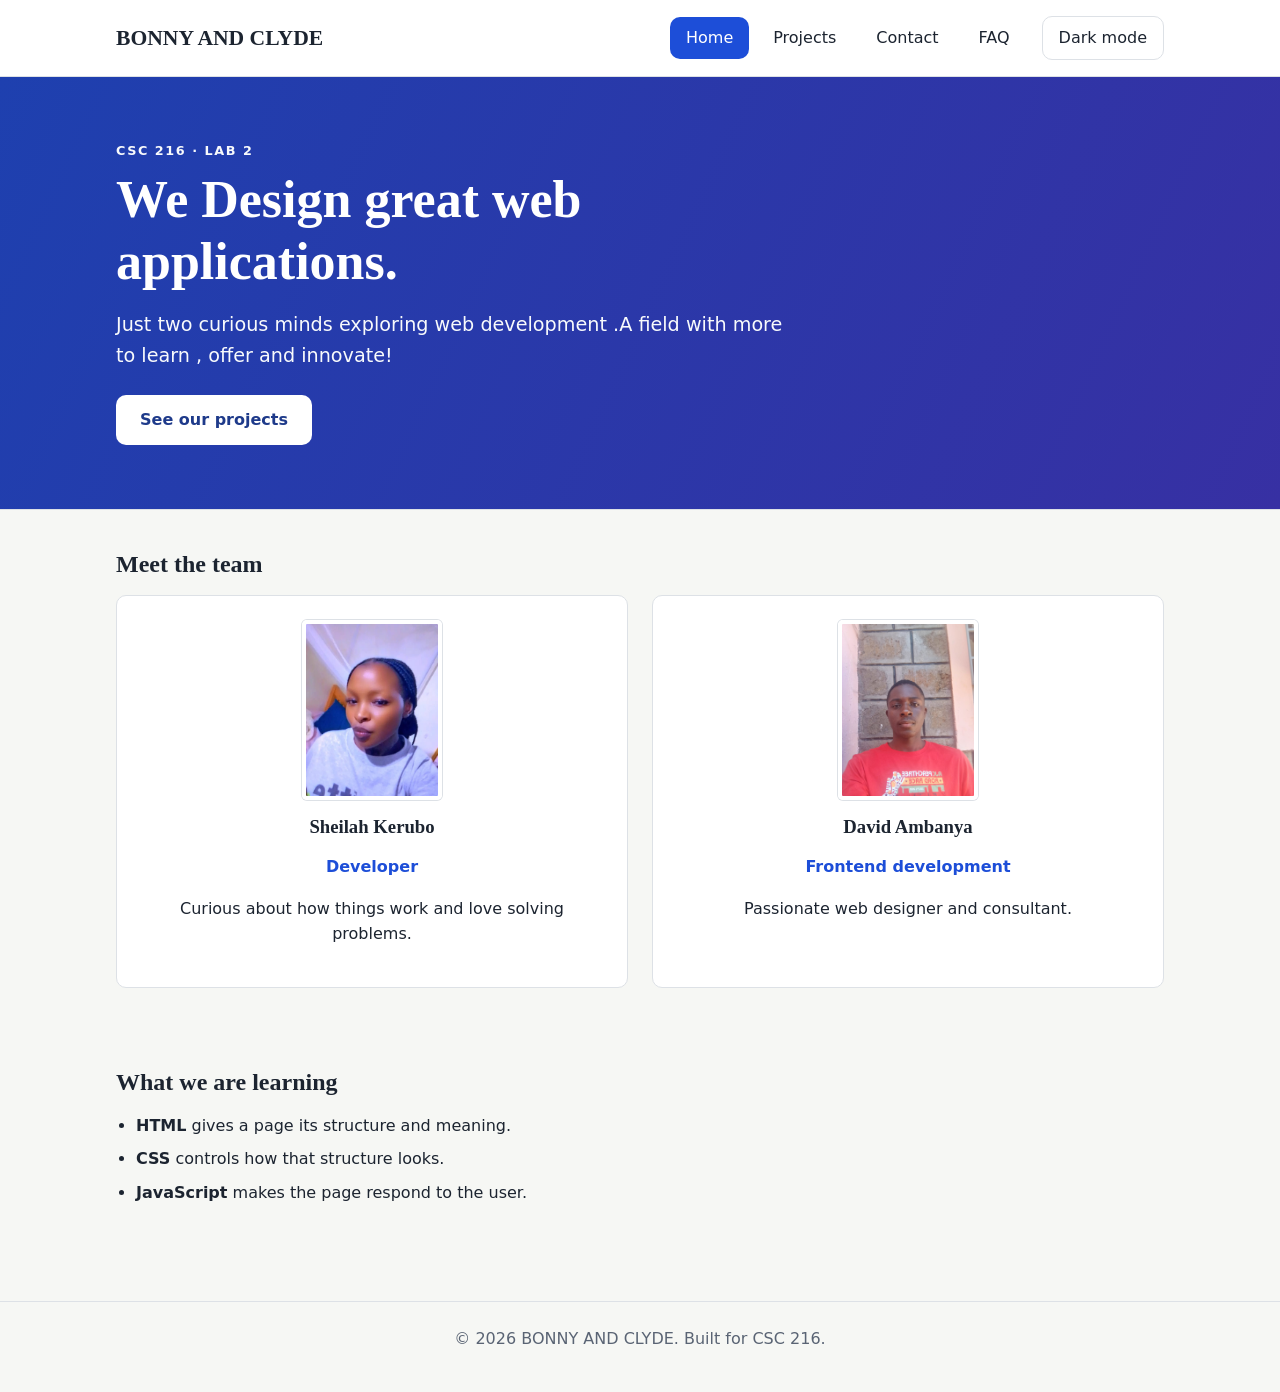
<file: index.html>
<!doctype html>
<html lang="en">
  <head>
    <meta charset="UTF-8" />
    <meta name="viewport" content="width=device-width, initial-scale=1.0" />
    <meta
      name="description"
      content="BONNY AND CLYDE: a CSC 216 web development pair."
    />
    <title>Home | BONNY AND CLYDE</title>
    <link rel="stylesheet" href="css/styles.css" />
      <style>
      .hero {
        background: linear-gradient(115deg, #1e40af 0%, #3730a3 100%);
        color: #fff;
      }

      .hero .eyebrow,
      .hero .lead {
        color: #f8fafc;
      }

      .hero .button {
        background: #fff;
        color: #1e3a8a;
      }
    </style>
    <script src="js/script.js" defer></script>
  </head>
  <body>
    <a class="skip-link" href="#main">Skip to main content</a>

    <header class="site-header">
      <div class="container header-inner">
        <a class="logo" href="index.html">BONNY AND CLYDE</a>
        <button
          class="nav-toggle"
          type="button"
          aria-expanded="false"
          aria-controls="site-nav"
        >
          Menu
        </button>
        <nav id="site-nav" class="site-nav" aria-label="Main">
          <ul>
            <li><a href="index.html" aria-current="page">Home</a></li>
            <li><a href="projects.html">Projects</a></li>
            <li><a href="contact.html">Contact</a></li>
            <li><a href="faq.html">FAQ</a></li>
          </ul>
        </nav>
        <button class="theme-toggle" type="button" aria-pressed="false">
          Dark mode
        </button>
      </div>
    </header>

    <main id="main">
      <section class="hero">
        <div class="container">
          <p class="eyebrow">CSC 216 · Lab 2</p>
          <h1>We Design great web applications.</h1>
          <p class="lead">
            Just two curious minds exploring web development .A field with more
            to learn , offer and innovate!
          </p>
          <a class="button" href="projects.html">See our projects</a>
        </div>
      </section>

      <section class="container section" aria-labelledby="team-heading">
        <h2 id="team-heading">Meet the team</h2>
        <div class="team-grid">
          <article class="card team-card">
            <img
              class="passport-photo"
              src="the1001.jpg"
              alt="Passport-size portrait of Sheilah Kerubo"
            />
            <h3>Sheilah Kerubo</h3>
            <p class="role">Developer</p>
            <p>Curious about how things work and love solving problems.</p>
          </article>
          <article class="card team-card">
            <img
              class="passport-photo"
              src="the100.jpg"
              alt="Passport-size portrait of David Ambanya"
            />
            <h3>David Ambanya</h3>
            <p class="role">Frontend development</p>
            <p>Passionate web designer and consultant.</p>
          </article>
        </div>
      </section>

      <section class="container section" aria-labelledby="learning-heading">
        <h2 id="learning-heading">What we are learning</h2>
        <ul class="skill-list">
          <li><strong>HTML</strong> gives a page its structure and meaning.</li>
          <li><strong>CSS</strong> controls how that structure looks.</li>
          <li>
            <strong>JavaScript</strong> makes the page respond to the user.
          </li>
        </ul>
      </section>
    </main>

    <footer class="site-footer">
      <div class="container">
        <p>© <span id="year">2026</span> BONNY AND CLYDE. Built for CSC 216.</p>
      </div>
    </footer>
  </body>
</html>
</file>
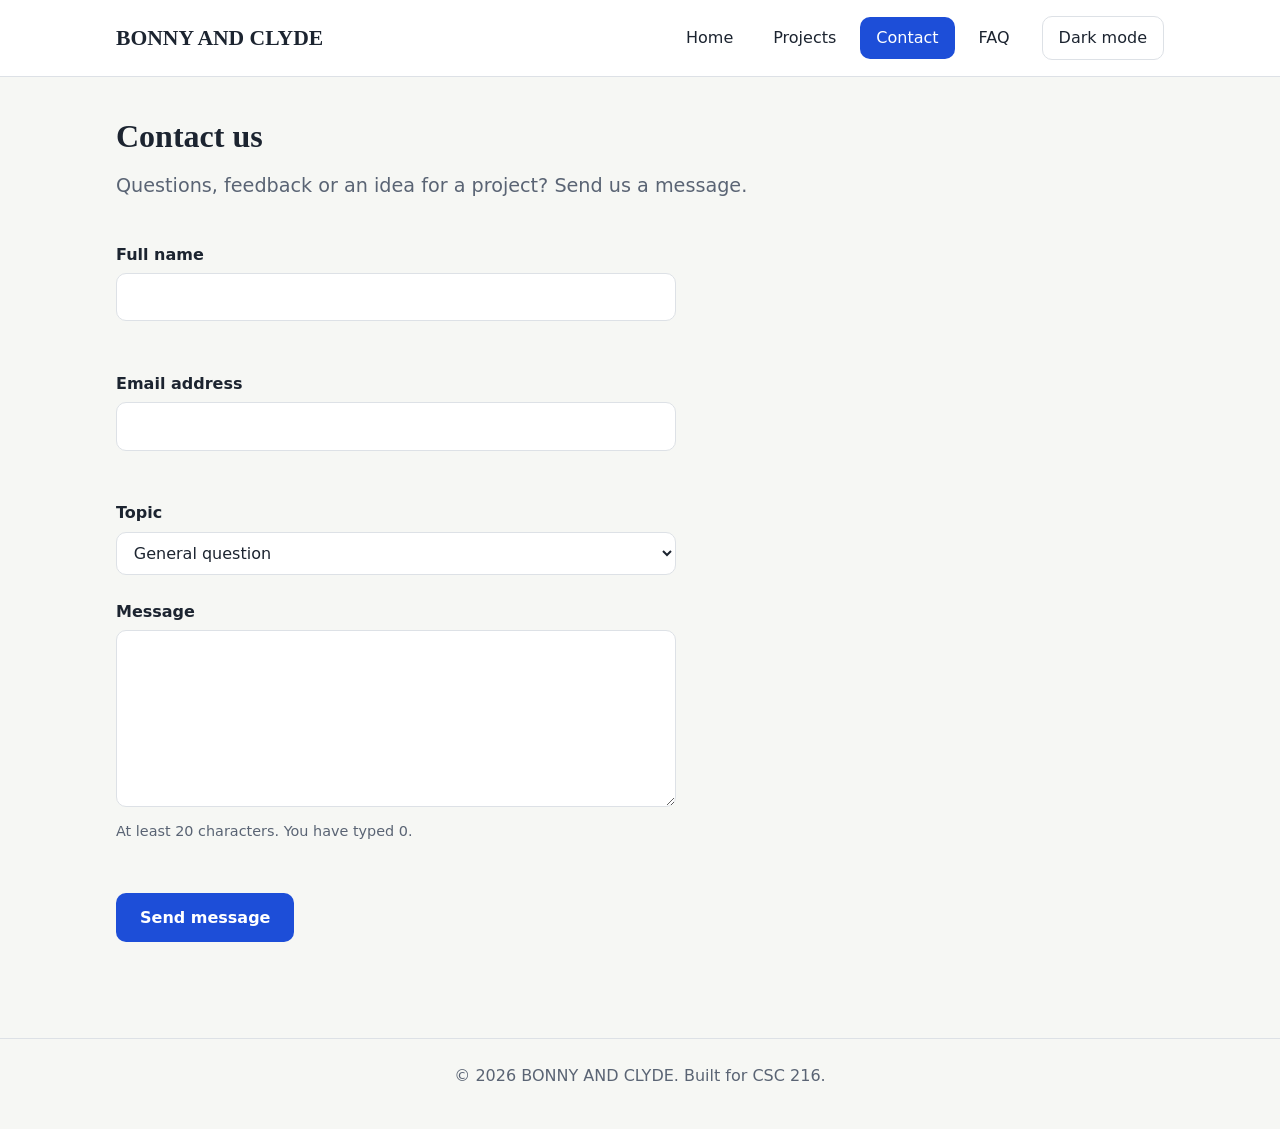
<file: contact.html>
<!doctype html>
<html lang="en">
  <head>
    <meta charset="UTF-8" />
    <meta name="viewport" content="width=device-width, initial-scale=1.0" />
    <meta name="description" content="Send a message to BONNY AND CLYDE." />
    <title>Contact | BONNY AND CLYDE</title>
    <link rel="stylesheet" href="css/styles.css" />
    <script src="js/script.js" defer></script>
  </head>
  <body>
    <a class="skip-link" href="#main">Skip to main content</a>

    <header class="site-header">
      <div class="container header-inner">
        <a class="logo" href="index.html">BONNY AND CLYDE</a>
        <button
          class="nav-toggle"
          type="button"
          aria-expanded="false"
          aria-controls="site-nav"
        >
          Menu
        </button>
        <nav id="site-nav" class="site-nav" aria-label="Main">
          <ul>
            <li><a href="index.html">Home</a></li>
            <li><a href="projects.html">Projects</a></li>
            <li><a href="contact.html" aria-current="page">Contact</a></li>
            <li><a href="faq.html">FAQ</a></li>
          </ul>
        </nav>
        <button class="theme-toggle" type="button" aria-pressed="false">
          Dark mode
        </button>
      </div>
    </header>

    <main id="main" class="container">
      <header class="page-header">
        <h1>Contact us</h1>
        <p class="lead">
          Questions, feedback or an idea for a project? Send us a message.
        </p>
      </header>

      <form id="contact-form" class="contact-form" novalidate>
        <div class="field">
          <label for="name">Full name</label>
          <input
            type="text"
            id="name"
            name="name"
            autocomplete="name"
            required
            aria-describedby="name-error"
          />
          <p class="error" id="name-error"></p>
        </div>

        <div class="field">
          <label for="email">Email address</label>
          <input
            type="email"
            id="email"
            name="email"
            autocomplete="email"
            required
            aria-describedby="email-error"
          />
          <p class="error" id="email-error"></p>
        </div>

        <div class="field">
          <label for="topic">Topic</label>
          <select id="topic" name="topic">
            <option value="general">General question</option>
            <option value="collaboration">Collaboration</option>
            <option value="feedback">Feedback on our site</option>
          </select>
        </div>

        <div class="field">
          <label for="message">Message</label>
          <textarea
            id="message"
            name="message"
            rows="6"
            required
            minlength="20"
            aria-describedby="message-hint message-error"
          ></textarea>
          <p class="hint" id="message-hint">
            At least 20 characters. You have typed
            <span id="char-count">0</span>.
          </p>
          <p class="error" id="message-error"></p>
        </div>

        <button class="button" type="submit">Send message</button>
        <p id="form-status" class="form-status" role="status"></p>
      </form>
    </main>

    <footer class="site-footer">
      <div class="container">
        <p>© <span id="year">2026</span> BONNY AND CLYDE. Built for CSC 216.</p>
      </div>
    </footer>
  </body>
</html>
</file>
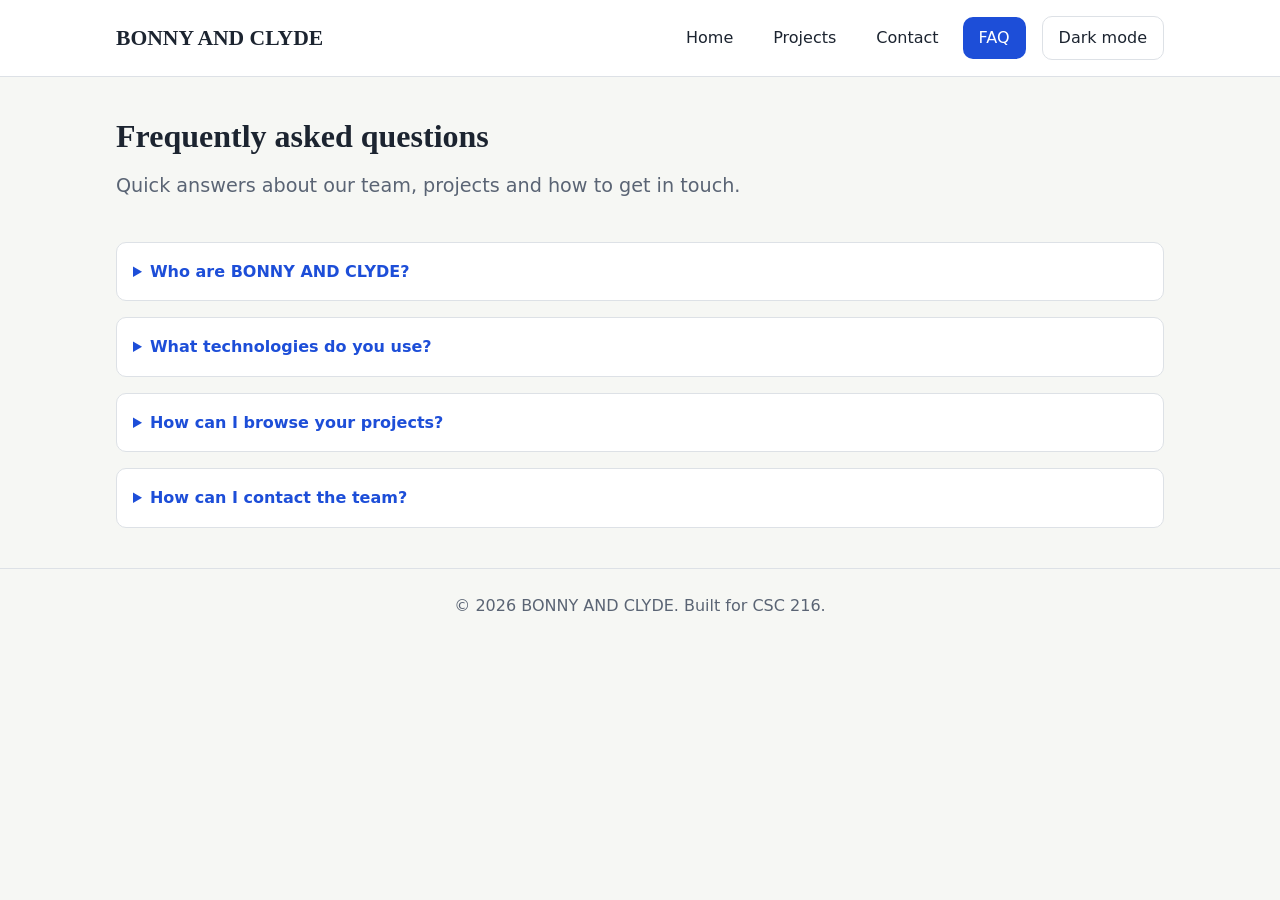
<file: faq.html>
<!doctype html>
<html lang="en">
  <head>
    <meta charset="UTF-8" />
    <meta name="viewport" content="width=device-width, initial-scale=1.0" />
    <meta
      name="description"
      content="Frequently asked questions about BONNY AND CLYDE."
    />
    <title>FAQ | BONNY AND CLYDE</title>
    <link rel="stylesheet" href="css/styles.css" />
    <script src="js/script.js" defer></script>
  </head>
  <body>
    <a class="skip-link" href="#main">Skip to main content</a>

    <header class="site-header">
      <div class="container header-inner">
        <a class="logo" href="index.html">BONNY AND CLYDE</a>
        <button
          class="nav-toggle"
          type="button"
          aria-expanded="false"
          aria-controls="site-nav"
        >
          Menu
        </button>
        <nav id="site-nav" class="site-nav" aria-label="Main">
          <ul>
            <li><a href="index.html">Home</a></li>
            <li><a href="projects.html">Projects</a></li>
            <li><a href="contact.html">Contact</a></li>
            <li><a href="faq.html" aria-current="page">FAQ</a></li>
          </ul>
        </nav>
        <button class="theme-toggle" type="button" aria-pressed="false">
          Dark mode
        </button>
      </div>
    </header>

    <main id="main" class="container">
      <header class="page-header">
        <h1>Frequently asked questions</h1>
        <p class="lead">
          Quick answers about our team, projects and how to get in touch.
        </p>
      </header>

      <section class="faq-list" aria-label="Frequently asked questions">
        <details>
          <summary>Who are BONNY AND CLYDE?</summary>
          <p>
            We are a pair of Computer Science students learning and building
            small projects for the web.
          </p>
        </details>
        <details>
          <summary>What technologies do you use?</summary>
          <p>
            Our work uses HTML for page structure, CSS for presentation and
            JavaScript for interactive features.
          </p>
        </details>
        <details>
          <summary>How can I browse your projects?</summary>
          <p>
            Visit the Projects page and use its buttons to filter projects by
            HTML, CSS, JavaScript or Git.
          </p>
        </details>
        <details>
          <summary>How can I contact the team?</summary>
          <p>
            Use the Contact page to write us a message. The message needs at
            least 20 characters before the form accepts it.
          </p>
        </details>
      </section>
    </main>

    <footer class="site-footer">
      <div class="container">
        <p>© <span id="year">2026</span> BONNY AND CLYDE. Built for CSC 216.</p>
      </div>
    </footer>
  </body>
</html>
</file>
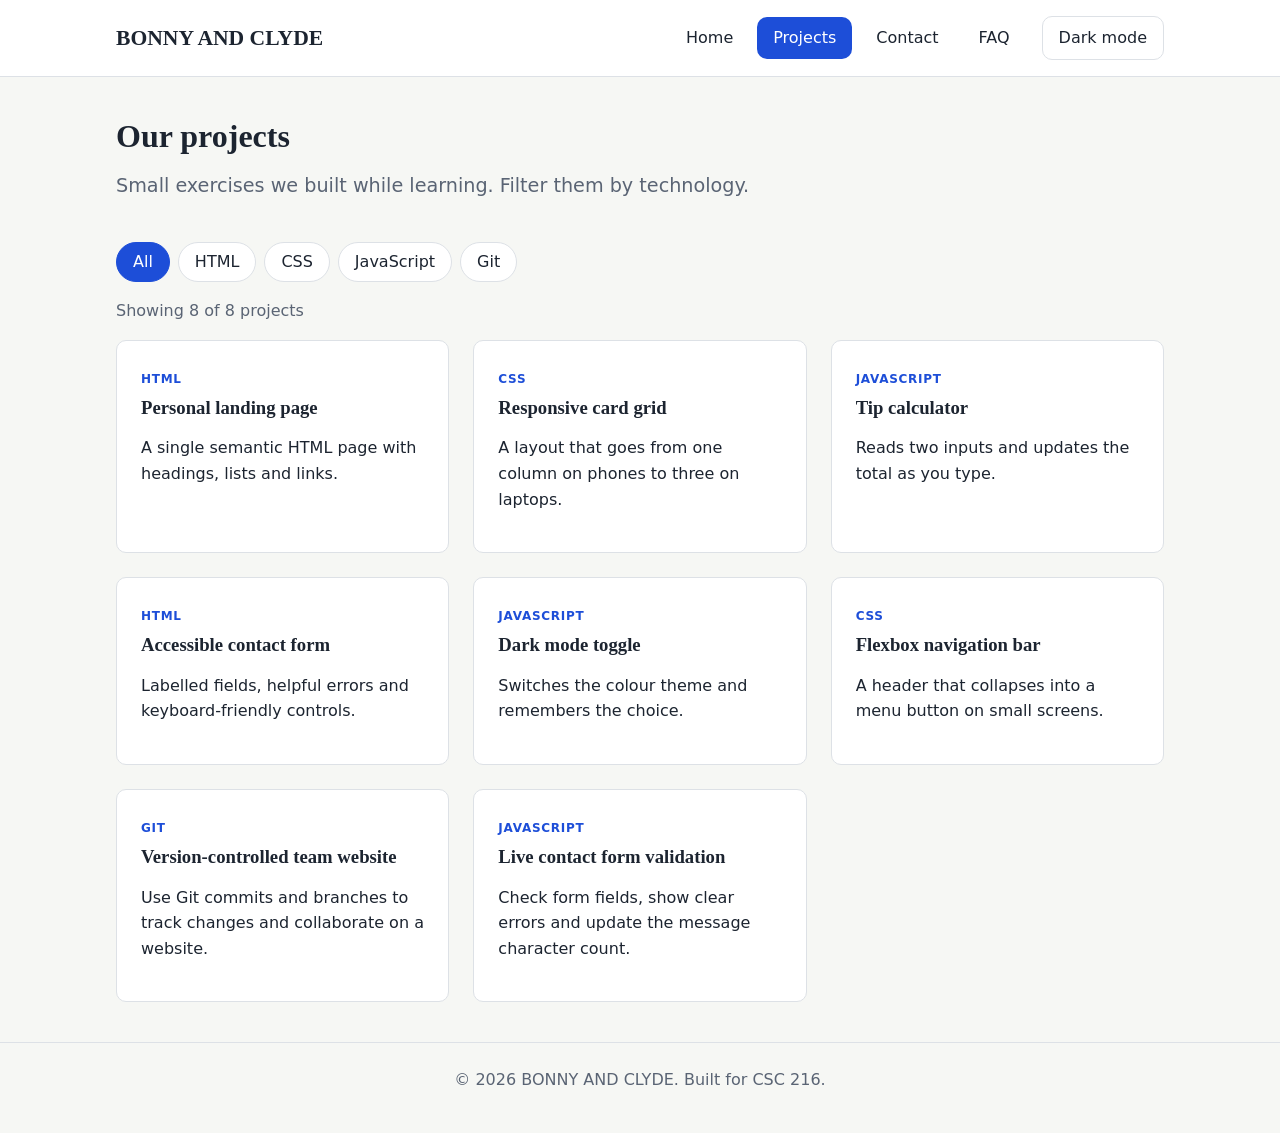
<file: projects.html>
<!doctype html>
<html lang="en">
  <head>
    <meta charset="UTF-8" />
    <meta name="viewport" content="width=device-width, initial-scale=1.0" />
    <meta
      name="description"
      content="Projects built by BONNY AND CLYDE while learning web development."
    />
    <title>Projects | BONNY AND CLYDE</title>
    <link rel="stylesheet" href="css/styles.css" />
    <script src="js/script.js" defer></script>
  </head>
  <body>
    <a class="skip-link" href="#main">Skip to main content</a>

    <header class="site-header">
      <div class="container header-inner">
        <a class="logo" href="index.html">BONNY AND CLYDE</a>
        <button
          class="nav-toggle"
          type="button"
          aria-expanded="false"
          aria-controls="site-nav"
        >
          Menu
        </button>
        <nav id="site-nav" class="site-nav" aria-label="Main">
          <ul>
            <li><a href="index.html">Home</a></li>
            <li><a href="projects.html" aria-current="page">Projects</a></li>
            <li><a href="contact.html">Contact</a></li>
            <li><a href="faq.html">FAQ</a></li>
          </ul>
        </nav>
        <button class="theme-toggle" type="button" aria-pressed="false">
          Dark mode
        </button>
      </div>
    </header>

    <main id="main" class="container">
      <header class="page-header">
        <h1>Our projects</h1>
        <p class="lead">
          Small exercises we built while learning. Filter them by technology.
        </p>
      </header>

      <div
        class="filters"
        role="group"
        aria-label="Filter projects by technology"
      >
        <button
          class="filter-btn"
          type="button"
          data-filter="all"
          aria-pressed="true"
        >
          All
        </button>
        <button
          class="filter-btn"
          type="button"
          data-filter="html"
          aria-pressed="false"
        >
          HTML
        </button>
        <button
          class="filter-btn"
          type="button"
          data-filter="css"
          aria-pressed="false"
        >
          CSS
        </button>
        <button
          class="filter-btn"
          type="button"
          data-filter="js"
          aria-pressed="false"
        >
          JavaScript
        </button>
        <button
          class="filter-btn"
          type="button"
          data-filter="git"
          aria-pressed="false"
        >
          Git
        </button>
      </div>

      <p id="project-count" class="project-count" aria-live="polite"></p>
      <div id="project-list" class="project-grid"></div>

      <noscript>
        <p>Turn on JavaScript to see the project list.</p>
      </noscript>
    </main>

    <footer class="site-footer">
      <div class="container">
        <p>© <span id="year">2026</span> BONNY AND CLYDE. Built for CSC 216.</p>
      </div>
    </footer>
  </body>
</html>
</file>
<file: css/styles.css>
/* =====================================================
   Team website stylesheet (CSC 216, Lab 2)
   One file styles every page on the site.
   ===================================================== */

/* ---------- 1. Design tokens ---------- */
:root {
  --color-bg: #f6f7f4;
  --color-surface: #ffffff;
  --color-text: #1c2430;
  --color-muted: #5a6474;
  --color-primary: #1d4ed8;
  --color-primary-dark: #1e3a8a;
  --color-on-primary: #ffffff;
  --color-border: #dde1e6;
  --color-error: #b3261e;
  --color-success: #1e7b3a;

  --font-body: system-ui, -apple-system, "Segoe UI", Roboto, Arial, sans-serif;
  --font-heading: Georgia, "Times New Roman", serif;

  --space-1: 0.5rem;
  --space-2: 1rem;
  --space-3: 1.5rem;
  --space-4: 2.5rem;
  --space-5: 4rem;

  --radius: 10px;
  --max-width: 1080px;
}

body.dark {
  --color-bg: #11161d;
  --color-surface: #1a212b;
  --color-text: #e7ebf0;
  --color-muted: #a2abb9;
  --color-primary: #38bdf8;
  --color-primary-dark: #bae6fd;
  --color-on-primary: #0b1f1f;
  --color-border: #2b3340;
  --color-error: #ff8a80;
  --color-success: #7ddc97;
  color-scheme: dark;
}
/* ---------- 2. Base and reset ---------- */
*,
*::before,
*::after {
  box-sizing: border-box;
}

body {
  margin: 0;
  font-family: var(--font-body);
  font-size: 1rem;
  line-height: 1.6;
  color: var(--color-text);
  background-color: var(--color-bg);
  transition:
    background-color 0.3s ease,
    color 0.3s ease;
}

h1,
h2,
h3 {
  font-family: var(--font-heading);
  line-height: 1.2;
  margin: 0 0 var(--space-2);
}

p {
  margin: 0 0 var(--space-2);
}

a {
  color: var(--color-primary);
}

a:hover {
  color: var(--color-primary-dark);
  text-decoration-thickness: 2px;
}

img {
  max-width: 100%;
  display: block;
}

:focus-visible {
  outline: 3px solid var(--color-primary);
  outline-offset: 3px;
}
/* ---------- 3. Layout helpers ---------- */
.container {
  width: 100%;
  max-width: var(--max-width);
  margin-inline: auto;
  padding-inline: var(--space-2);
}

.section {
  padding-block: var(--space-4);
}

.skip-link {
  position: absolute;
  top: -4rem;
  left: var(--space-2);
  z-index: 100;
  padding: var(--space-1) var(--space-2);
  border-radius: var(--radius);
  background-color: var(--color-primary);
  color: var(--color-on-primary);
}

.skip-link:focus {
  top: var(--space-2);
}
/* ---------- 4. Header and navigation ---------- */
.site-header {
  position: sticky;
  top: 0;
  z-index: 10;
  background-color: var(--color-surface);
  border-bottom: 1px solid var(--color-border);
}

.header-inner {
  display: flex;
  flex-wrap: wrap;
  align-items: center;
  gap: var(--space-2);
  padding-block: var(--space-2);
}

.logo {
  margin-right: auto;
  font-family: var(--font-heading);
  font-size: 1.35rem;
  font-weight: 700;
  color: var(--color-text);
  text-decoration: none;
}

.site-nav ul {
  display: flex;
  gap: var(--space-1);
  margin: 0;
  padding: 0;
  list-style: none;
}

.site-nav a {
  display: block;
  padding: var(--space-1) var(--space-2);
  border-radius: var(--radius);
  color: var(--color-text);
  font-weight: 500;
  text-decoration: none;
}

.site-nav a:hover {
  background-color: var(--color-bg);
  box-shadow: inset 0 0 0 1px rgba(11, 122, 117, 0.25);
}

.site-nav a[aria-current="page"] {
  background-color: var(--color-primary);
  color: var(--color-on-primary);
}

.nav-toggle,
.theme-toggle {
  padding: var(--space-1) var(--space-2);
  border: 1px solid var(--color-border);
  border-radius: var(--radius);
  background-color: transparent;
  color: var(--color-text);
  font: inherit;
  cursor: pointer;
}

.theme-toggle[aria-pressed="true"] {
  border-color: var(--color-primary);
  color: var(--color-primary);
}

.nav-toggle {
  display: none;
}
/* ---------- 5. Buttons and hero ---------- */
.button {
  display: inline-block;
  padding: 0.75rem 1.5rem;
  border: none;
  border-radius: var(--radius);
  background-color: var(--color-primary);
  color: var(--color-on-primary);
  font: inherit;
  font-weight: 600;
  text-decoration: none;
  cursor: pointer;
  transition:
    background-color 0.2s ease,
    transform 0.2s ease;
}

.button:hover {
  background-color: var(--color-primary-dark);
  color: var(--color-on-primary);
  transform: translateY(-2px);
  box-shadow: 0 0 0 2px rgba(11, 122, 117, 0.18);
}

.hero {
  padding-block: var(--space-5);
  background: linear-gradient(135deg, var(--color-surface), var(--color-bg));
  border-bottom: 1px solid var(--color-border);
}

.hero h1 {
  max-width: 18ch;
  font-size: clamp(2rem, 5vw, 3.25rem);
}

.eyebrow {
  margin-bottom: var(--space-1);
  color: var(--color-primary);
  font-size: 0.8rem;
  font-weight: 700;
  letter-spacing: 0.12em;
  text-transform: uppercase;
}

.lead {
  max-width: 55ch;
  margin-bottom: var(--space-3);
  color: var(--color-muted);
  font-size: 1.2rem;
}

.page-header {
  padding-block: var(--space-4) var(--space-2);
}
/* ---------- 6. Cards and grids ---------- */
.team-grid,
.project-grid {
  display: grid;
  grid-template-columns: repeat(auto-fit, minmax(260px, 1fr));
  gap: var(--space-3);
}

.card {
  padding: var(--space-3);
  border: 1px solid var(--color-border);
  border-radius: var(--radius);
  background-color: var(--color-surface);
}

.team-card {
  text-align: center;
}

.passport-photo {
  width: 140px;
  aspect-ratio: 35 / 45;
  height: auto;
  margin-bottom: var(--space-2);
  margin-inline: auto;
  border: 4px solid var(--color-surface);
  border-radius: calc(var(--radius) / 2);
  object-fit: cover;
  object-position: center;
  box-shadow: 0 0 0 1px var(--color-border);
}

.role {
  color: var(--color-primary);
  font-weight: 600;
}

.skill-list {
  padding-left: 1.25rem;
}

.skill-list li {
  margin-bottom: var(--space-1);
}

.faq-list {
  display: grid;
  gap: var(--space-2);
}

.faq-list details {
  padding: var(--space-2);
  border: 1px solid var(--color-border);
  border-radius: var(--radius);
  background-color: var(--color-surface);
}

.faq-list summary {
  color: var(--color-primary);
  font-weight: 600;
  cursor: pointer;
}

.faq-list details p {
  margin: var(--space-2) 0 0;
  color: var(--color-muted);
}
/* ---------- 7. Projects page ---------- */
.filters {
  display: flex;
  flex-wrap: wrap;
  gap: var(--space-1);
  margin-bottom: var(--space-2);
}

.filter-btn {
  padding: 0.4rem 1rem;
  border: 1px solid var(--color-border);
  border-radius: 999px;
  background-color: var(--color-surface);
  color: var(--color-text);
  font: inherit;
  cursor: pointer;
}

.filter-btn[aria-pressed="true"] {
  border-color: var(--color-primary);
  background-color: var(--color-primary);
  color: var(--color-on-primary);
}

.project-count {
  color: var(--color-muted);
}

.tag {
  display: inline-block;
  margin-bottom: var(--space-1);
  color: var(--color-primary);
  font-size: 0.75rem;
  font-weight: 700;
  letter-spacing: 0.06em;
  text-transform: uppercase;
}

/* ---------- 8. Contact form ---------- */
.contact-form {
  max-width: 560px;
  padding-bottom: var(--space-4);
}

.field {
  margin-bottom: var(--space-3);
}

label {
  display: block;
  margin-bottom: 0.35rem;
  font-weight: 600;
}

input,
select,
textarea {
  width: 100%;
  padding: 0.65rem 0.8rem;
  border: 1px solid var(--color-border);
  border-radius: var(--radius);
  background-color: var(--color-surface);
  color: var(--color-text);
  font: inherit;
}

input:focus,
select:focus,
textarea:focus {
  border-color: var(--color-primary);
}

input[aria-invalid="true"],
textarea[aria-invalid="true"] {
  border-color: var(--color-error);
}

.hint,
.error {
  margin: 0.35rem 0 0;
  font-size: 0.9rem;
}

.hint {
  color: var(--color-muted);
}

.error {
  min-height: 1.4em;
  color: var(--color-error);
}

.form-status {
  margin-top: var(--space-2);
  color: var(--color-success);
  font-weight: 600;
}
/* ---------- 9. Footer ---------- */
.site-footer {
  margin-top: var(--space-4);
  padding-block: var(--space-3);
  border-top: 1px solid var(--color-border);
  color: var(--color-muted);
  text-align: center;
}

/* ---------- 10. Small screens ---------- */
@media (max-width: 700px) {
  .nav-toggle {
    display: inline-block;
  }

  .site-nav {
    display: none;
    order: 3;
    width: 100%;
  }

  .site-nav.open {
    display: block;
  }

  .site-nav ul {
    flex-direction: column;
  }

  .section {
    padding-block: var(--space-3);
  }
}

/* ---------- 11. Respect reduced-motion preferences ---------- */
@media (prefers-reduced-motion: reduce) {
  *,
  *::before,
  *::after {
    transition: none !important;
  }
}
</file>
